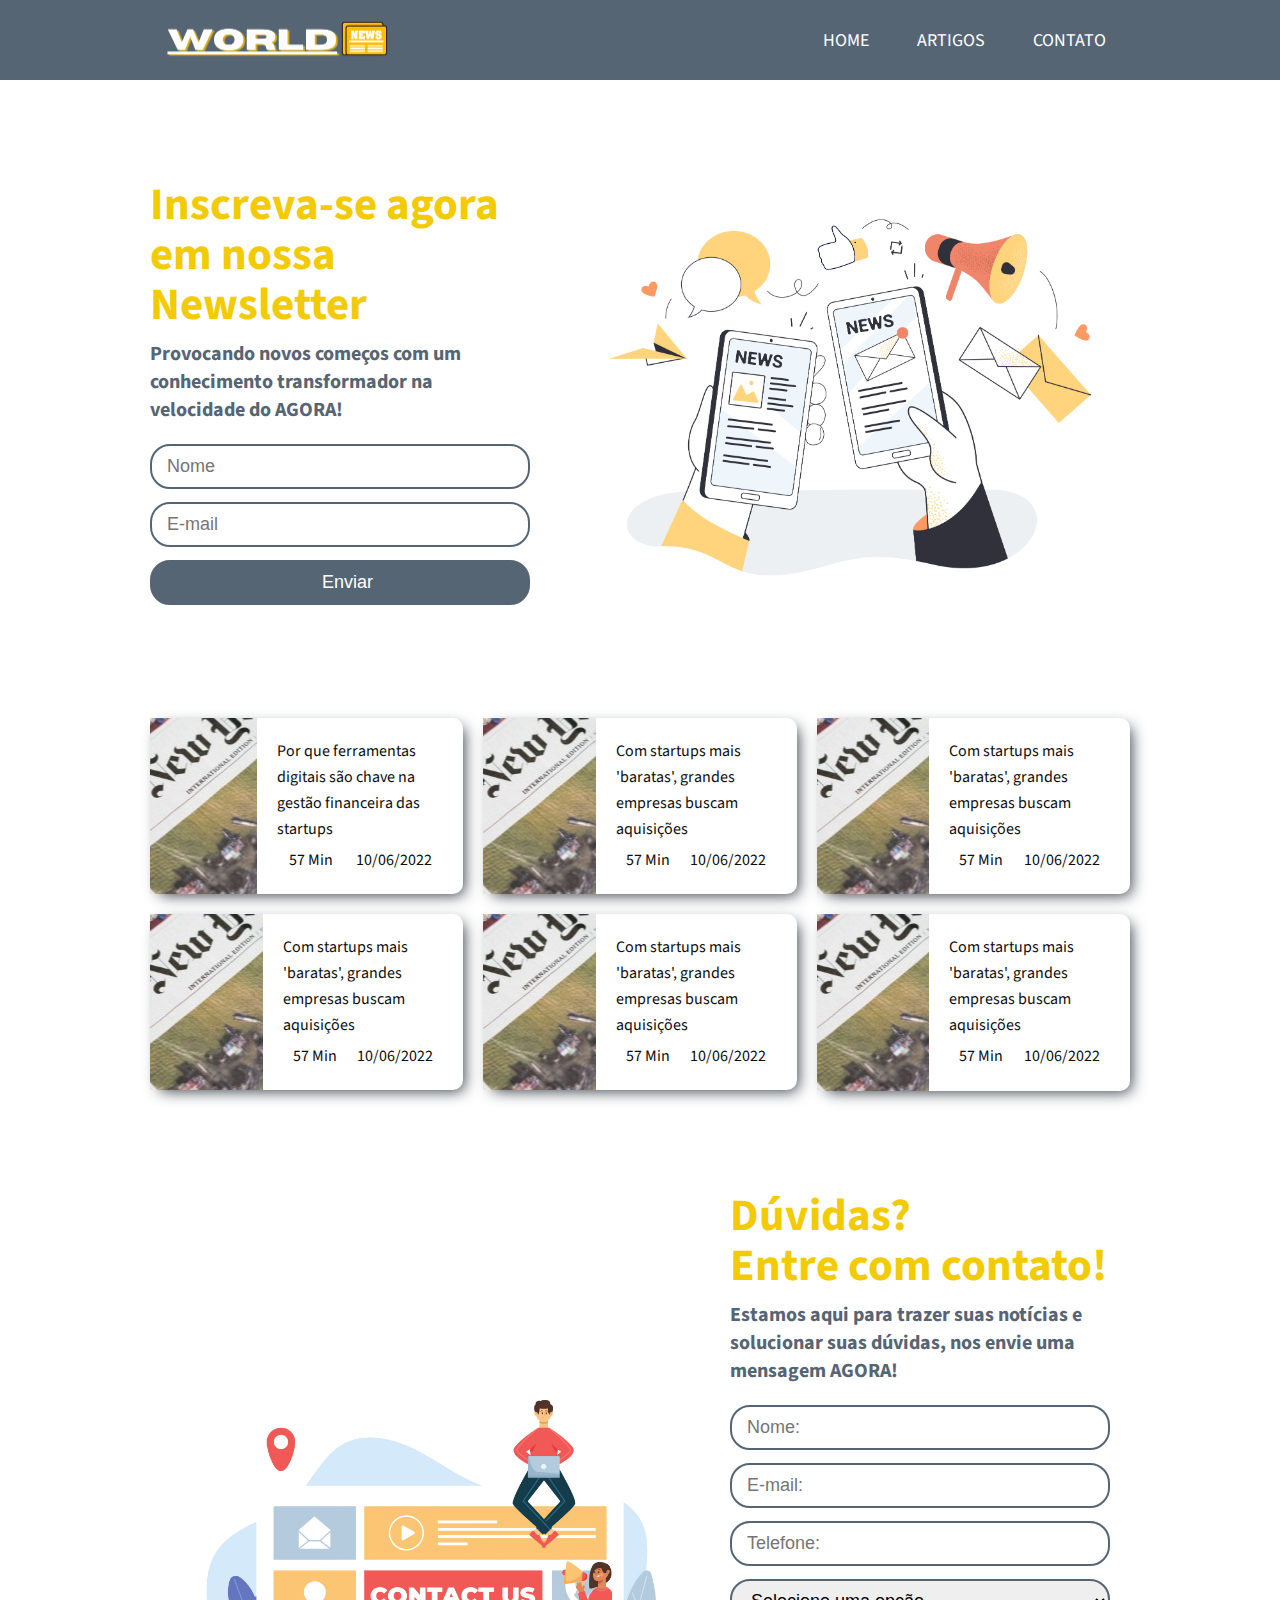
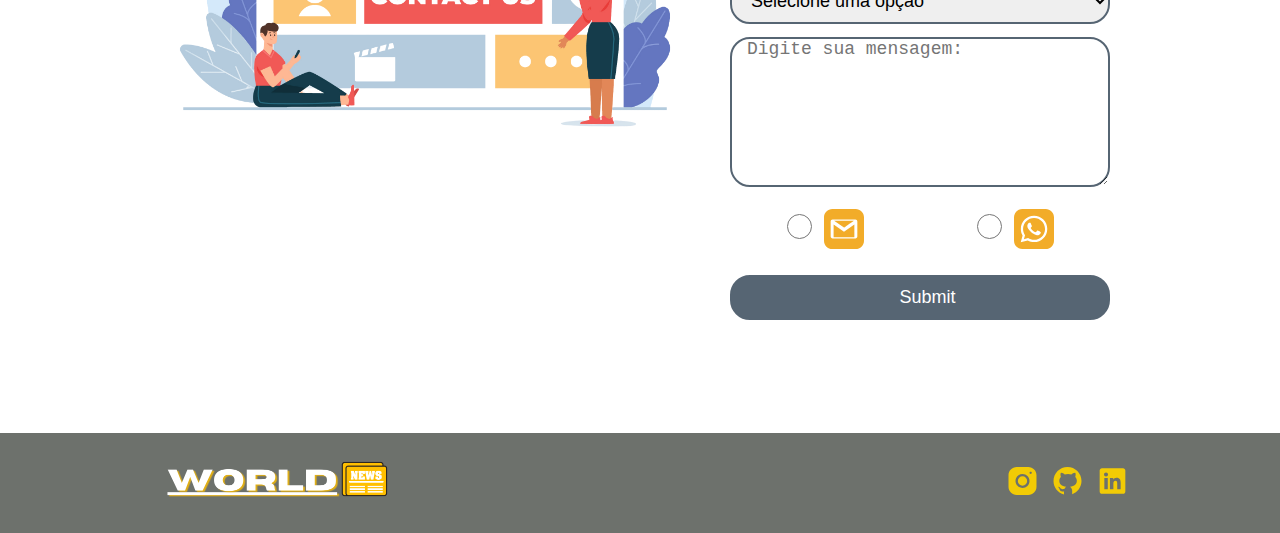
<file: index.html>
<!DOCTYPE html>
<html lang="pt-br">
  <head>
    <title>World News</title>

    <meta charset="UTF-8" />
    <meta http-equiv="X-UA-Compatible" content="IE=edge" />
    <meta name="viewport" content="width=device-width, initial-scale=1.0" />

    <link rel="icon" type="image/x-icon" href="./assets/favicon.png" />
    <link rel="stylesheet" href="./styles/style.css" />
    <link rel="stylesheet" href="./styles/footer.css" />
    <link rel="stylesheet" href="./styles/responsive.css" />
  </head>

  <body>
    <header>
      <div class="container">
        <img src="./assets/logo.png" alt="logo" />
        <div class="menu-section">
          <div class="container-menu">
            <input type="checkbox" id="checkbox-menu" />
            <label class="menu-button-container" for="checkbox-menu">
              <span></span>
              <span></span>
              <span></span>
            </label>
          <nav>
            <ul class="menu">
              <li>
                <a href="#home">Home</a>
              </li>
              <li>
                <a href="#articles">Artigos</a>
              </li>
              <li>
                <a href="#contact">Contato</a>
              </li>
            </ul>
          </nav>
        </div>
      </div>
    </div>
    </header>

    <main id="home">
      <div class="container-main">
        <div>
          <h2><span>Inscreva-se agora</span></h2>
          <h2>em nossa Newsletter</h2>
          <h3>
            Provocando novos começos com um conhecimento transformador na
            velocidade do AGORA!
          </h3>
          <form>
            <input type="text" placeholder="Nome" />
            <input type="email" placeholder="E-mail" />
            <input type="submit" value="Enviar" />
          </form>
        </div>
        <img src="./assets/main-figure.jpg" alt="pessoas com celulares acompanhando a notícia de nossa newsletter" />
      </div>
    </main>
    
    <section id="articles" class="cards">
      
      <a href="./articles/article01.html">
        <div class="card">
        <figure class="image">
          <img src="./assets/news-times-new-roman.jpg" />
        </figure>

        <div class="content">
          <p class="title text--medium">
            Por que ferramentas digitais são chave na gestão financeira das startups
          </p>
          <div class="info">
            <p class="text--medium">57 Min</p>
            <p class="text--medium">10/06/2022</p>
          </div>
        </div>
      </div>
    </a>
    <a href="/articles/article02.html">
      <div class="card">
        <figure class="image">
          <img src="./assets/news-times-new-roman.jpg" />
        </figure>

        <div class="content">
          <p class="title text--medium">
            Com startups mais 'baratas', grandes empresas buscam aquisições
          </p>
          <div class="info">
            <p class="text--medium">57 Min</p>
            <p class="text--medium">10/06/2022</p>
          </div>
        </div>
      </div>
    </a>
    
    <a href="/articles/article03.html">
      <div class="card">
        <figure class="image">
          <img src="./assets/news-times-new-roman.jpg" />
        </figure>

        <div class="content">
          <p class="title text--medium">
            Com startups mais 'baratas', grandes empresas buscam aquisições
          </p>
          <div class="info">
            <p class="text--medium">57 Min</p>
            <p class="text--medium">10/06/2022</p>
          </div>
        </div>
      </div>
    </a>

    <a href="/articles/article04.html">
      <div class="card">
        <figure class="image">
          <img src="./assets/news-times-new-roman.jpg" />
        </figure>

        <div class="content">
          <p class="title text--medium">
            Com startups mais 'baratas', grandes empresas buscam aquisições
          </p>
          <div class="info">
            <p class="text--medium">57 Min</p>
            <p class="text--medium">10/06/2022</p>
          </div>
        </div>
      </div>
    </a>

    <a href="/articles/article05.html">
      <div class="card">
        <figure class="image">
          <img src="./assets/news-times-new-roman.jpg" />
        </figure>

        <div class="content">
          <p class="title text--medium">
            Com startups mais 'baratas', grandes empresas buscam aquisições
          </p>
          <div class="info">
            <p class="text--medium">57 Min</p>
            <p class="text--medium">10/06/2022</p>
          </div>
        </div>
      </div>
    </a>

    <a href="/articles/article06.html">
      <div class="card">
        <figure class="image">
          <img src="./assets/news-times-new-roman.jpg" />
        </figure>

        <div class="content">
          <p class="title text--medium">
            Com startups mais 'baratas', grandes empresas buscam aquisições
          </p>
          <div class="info">
            <p class="text--medium">57 Min</p>
            <p class="text--medium">10/06/2022</p>
          </div>
        </div>
      </div>
    </a>
    </section>

    <section id="contact">
      <div class="container-contact">
        <img src="./assets/contact.png" alt="" />
        <div>
          <h2><span>Dúvidas?</span></h2>
          <h2>Entre com contato!</h2>
          <h3>
          Estamos aqui para trazer suas notícias e solucionar suas dúvidas, nos envie uma mensagem AGORA!
          </h3>
          <form>
              <input type="text" placeholder="Nome:" required>
              <input type="email" placeholder="E-mail:" required>
              <input type="tel" placeholder="Telefone:" maxlength="11" required>

              <select id="opt" required>
                <option id=”nule” selected>Selecione uma opção</option>    
                <option id=”reclamation”>Reclamação</option>    
                <option id=”question”>Dúvida</option>    
                <option id=”review”>Avaliação</option>    
                <option id=”idea”>Sugestão</option>    
              </select>

              <textarea placeholder="Digite sua mensagem:"></textarea required>


                <ul class="options">
                  <li class="option">
                    <input name="option" type="radio" id="option-e">
                      <label for="option-e">
                        <svg width="40" height="40" viewBox="0 0 24 24" xmlns="http://www.w3.org/2000/svg" fill-rule="evenodd" clip-rule="evenodd"><path d="M19 24h-14c-2.761 0-5-2.239-5-5v-14c0-2.761 2.239-5 5-5h14c2.762 0 5 2.239 5 5v14c0 2.761-2.238 5-5 5zm-.141-6.333c.63 0 1.141-.512 1.141-1.142v-9.05c0-.63-.511-1.142-1.141-1.142h-13.718c-.63 0-1.141.512-1.141 1.142v9.05c0 .63.511 1.142 1.141 1.142h13.718zm-6.859-4.058l-6.228-4.321-.014 7.712h12.457v-7.712l-6.215 4.321zm5.913-6.609c-1.745 1.215-5.913 4.153-5.913 4.153l-5.947-4.153h11.86z"/></svg>
                      </label>
                    </li>

                  <li class="option contact-w">
                    <input name="option" type="radio" id="option-w">
                      <label for="option-w"><svg xmlns="http://www.w3.org/2000/svg" width="40" height="40" viewBox="0 0 24 24"><path d="M12.036 5.339c-3.635 0-6.591 2.956-6.593 6.589-.001 1.483.434 2.594 1.164 3.756l-.666 2.432 2.494-.654c1.117.663 2.184 1.061 3.595 1.061 3.632 0 6.591-2.956 6.592-6.59.003-3.641-2.942-6.593-6.586-6.594zm3.876 9.423c-.165.463-.957.885-1.337.942-.341.051-.773.072-1.248-.078-.288-.091-.657-.213-1.129-.417-1.987-.858-3.285-2.859-3.384-2.991-.099-.132-.809-1.074-.809-2.049 0-.975.512-1.454.693-1.653.182-.2.396-.25.528-.25l.38.007c.122.006.285-.046.446.34.165.397.561 1.372.611 1.471.049.099.083.215.016.347-.066.132-.099.215-.198.33l-.297.347c-.099.099-.202.206-.087.404.116.198.513.847 1.102 1.372.757.675 1.395.884 1.593.983.198.099.314.083.429-.05.116-.132.495-.578.627-.777s.264-.165.446-.099 1.156.545 1.354.645c.198.099.33.149.38.231.049.085.049.482-.116.945zm3.088-14.762h-14c-2.761 0-5 2.239-5 5v14c0 2.761 2.239 5 5 5h14c2.762 0 5-2.239 5-5v-14c0-2.761-2.238-5-5-5zm-6.967 19.862c-1.327 0-2.634-.333-3.792-.965l-4.203 1.103 1.125-4.108c-.694-1.202-1.059-2.566-1.058-3.964.002-4.372 3.558-7.928 7.928-7.928 2.121.001 4.112.827 5.609 2.325s2.321 3.491 2.32 5.609c-.002 4.372-3.559 7.928-7.929 7.928z"/></svg></label>
                  </li>
                </ul>
              <input type="submit" placeholder="Enviar">
          </form>
        </div>
      </div>
    </section>

    <footer>
      <div class="container">
      <figure>
        <img src="./assets/logo.png" alt="logo da newsletter worldnews"> 
      </figure>

      <div>
        <ul class="social-links">

          <a href="https://www.instagram.com/fab1obarbosa"><li><svg fill="#000000" xmlns="http://www.w3.org/2000/svg"  viewBox="0 0 30 30" width="48" height="48">    <path d="M 9.9980469 3 C 6.1390469 3 3 6.1419531 3 10.001953 L 3 20.001953 C 3 23.860953 6.1419531 27 10.001953 27 L 20.001953 27 C 23.860953 27 27 23.858047 27 19.998047 L 27 9.9980469 C 27 6.1390469 23.858047 3 19.998047 3 L 9.9980469 3 z M 22 7 C 22.552 7 23 7.448 23 8 C 23 8.552 22.552 9 22 9 C 21.448 9 21 8.552 21 8 C 21 7.448 21.448 7 22 7 z M 15 9 C 18.309 9 21 11.691 21 15 C 21 18.309 18.309 21 15 21 C 11.691 21 9 18.309 9 15 C 9 11.691 11.691 9 15 9 z M 15 11 A 4 4 0 0 0 11 15 A 4 4 0 0 0 15 19 A 4 4 0 0 0 19 15 A 4 4 0 0 0 15 11 z"/></svg></li></a>

          <a href="https://www.github.com/fab1obarbosa"><li><svg fill="#000000" xmlns="http://www.w3.org/2000/svg"  viewBox="0 0 30 30" width="48" height="48">    <path d="M15,3C8.373,3,3,8.373,3,15c0,5.623,3.872,10.328,9.092,11.63C12.036,26.468,12,26.28,12,26.047v-2.051 c-0.487,0-1.303,0-1.508,0c-0.821,0-1.551-0.353-1.905-1.009c-0.393-0.729-0.461-1.844-1.435-2.526 c-0.289-0.227-0.069-0.486,0.264-0.451c0.615,0.174,1.125,0.596,1.605,1.222c0.478,0.627,0.703,0.769,1.596,0.769 c0.433,0,1.081-0.025,1.691-0.121c0.328-0.833,0.895-1.6,1.588-1.962c-3.996-0.411-5.903-2.399-5.903-5.098 c0-1.162,0.495-2.286,1.336-3.233C9.053,10.647,8.706,8.73,9.435,8c1.798,0,2.885,1.166,3.146,1.481C13.477,9.174,14.461,9,15.495,9 c1.036,0,2.024,0.174,2.922,0.483C18.675,9.17,19.763,8,21.565,8c0.732,0.731,0.381,2.656,0.102,3.594 c0.836,0.945,1.328,2.066,1.328,3.226c0,2.697-1.904,4.684-5.894,5.097C18.199,20.49,19,22.1,19,23.313v2.734 c0,0.104-0.023,0.179-0.035,0.268C23.641,24.676,27,20.236,27,15C27,8.373,21.627,3,15,3z"/></svg></li></a>
          
          <a href="https://www.linkedin.com/in/fab1obarbosa"><li><svg fill="#000000" xmlns="http://www.w3.org/2000/svg"  viewBox="0 0 30 30" width="48" height="48">    <path d="M24,4H6C4.895,4,4,4.895,4,6v18c0,1.105,0.895,2,2,2h18c1.105,0,2-0.895,2-2V6C26,4.895,25.105,4,24,4z M10.954,22h-2.95 v-9.492h2.95V22z M9.449,11.151c-0.951,0-1.72-0.771-1.72-1.72c0-0.949,0.77-1.719,1.72-1.719c0.948,0,1.719,0.771,1.719,1.719 C11.168,10.38,10.397,11.151,9.449,11.151z M22.004,22h-2.948v-4.616c0-1.101-0.02-2.517-1.533-2.517 c-1.535,0-1.771,1.199-1.771,2.437V22h-2.948v-9.492h2.83v1.297h0.04c0.394-0.746,1.356-1.533,2.791-1.533 c2.987,0,3.539,1.966,3.539,4.522V22z"/></svg></li></a>
        </ul>
      </div>
    </div>
    </footer>
  </body>
</html>
</file>
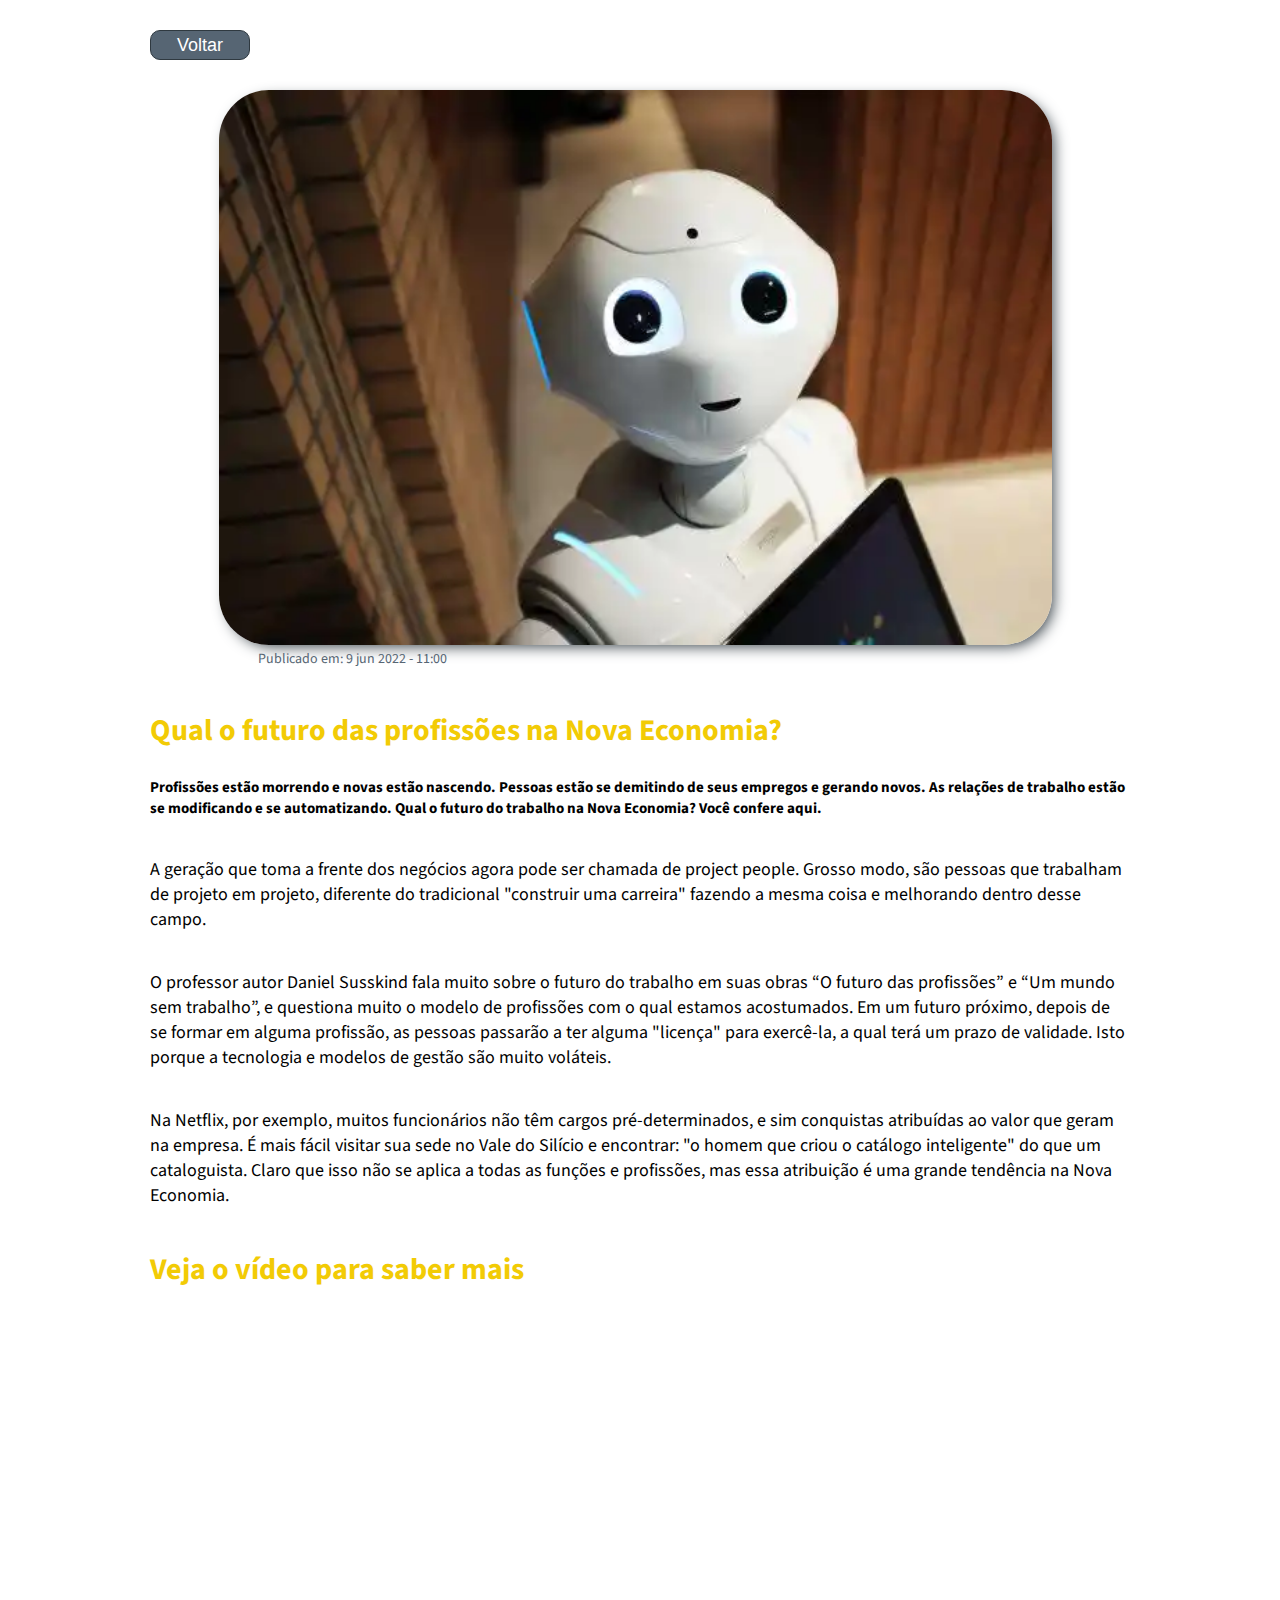
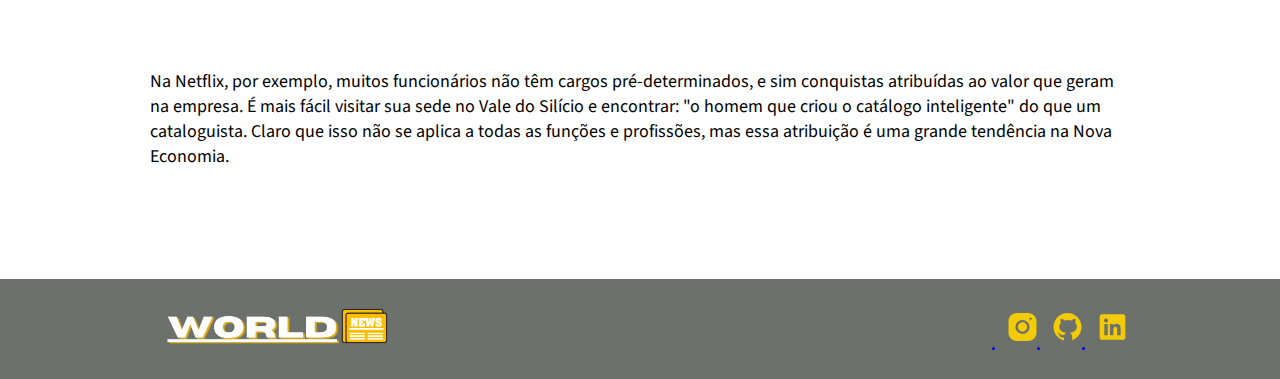
<file: articles/article01.html>
<!DOCTYPE html>
<html lang="pt-br">

<head>
    <meta charset="UTF-8" />
    <meta name="viewport" content="width=device-width, initial-scale=1.0" />
    <meta http-equiv="X-UA-Compatible" content="IE=edge" />
    <link rel="stylesheet" href="./bases/article.css" />
    <link rel="stylesheet" href="../styles/footer.css" />
    <link rel="icon" type="image/x-icon" href="/assets/favicon.png" />

    <title>Qual o futuro das profissões na Nova Economia?</title>
</head>

<body>
    <section>
        <div>
            <a href="../../index.html">
                <button>Voltar</button>
            </a>
        </div>
        <img src="../assets/robot-article.webp" alt="banner do artigo" />
        <p class="publication">Publicado em: 9 jun 2022 - 11:00</p>
        <h1>Qual o futuro das profissões na Nova Economia?</h1>
        <h4>Profissões estão morrendo e novas estão nascendo. Pessoas estão se demitindo de seus empregos e gerando
            novos. As relações de trabalho estão se modificando e se automatizando. Qual o futuro do trabalho na Nova
            Economia? Você confere aqui.</h4>
        <p>A geração que toma a frente dos negócios agora pode ser chamada de project people. Grosso modo, são pessoas
            que trabalham de projeto em projeto, diferente do tradicional "construir uma carreira" fazendo a mesma coisa
            e melhorando dentro desse campo.</p>
        <p>O professor autor Daniel Susskind fala muito sobre o futuro do trabalho em suas obras “O futuro das
            profissões” e “Um mundo sem trabalho”, e questiona muito o modelo de profissões com o qual estamos
            acostumados. Em um futuro próximo, depois de se formar em alguma profissão, as pessoas passarão a ter alguma
            "licença" para exercê-la, a qual terá um prazo de validade. Isto porque a tecnologia e modelos de gestão são
            muito voláteis.</p>
        <p>Na Netflix, por exemplo, muitos funcionários não têm cargos pré-determinados, e sim conquistas atribuídas ao
            valor que geram na empresa. É mais fácil visitar sua sede no Vale do Silício e encontrar: "o homem que criou
            o catálogo inteligente" do que um cataloguista. Claro que isso não se aplica a todas as funções e
            profissões, mas essa atribuição é uma grande tendência na Nova Economia.</p>
        <h2>Veja o vídeo para saber mais</h2>

        <div class="content-video">
            <iframe width="560" height="315" src="https://www.youtube.com/embed/3TuyVu5RicM"
                title="YouTube video player" frameborder="0"
                allow="accelerometer; autoplay; clipboard-write; encrypted-media; gyroscope; picture-in-picture"
                allowfullscreen></iframe>
        </div>

        <p>Na Netflix, por exemplo, muitos funcionários não têm cargos pré-determinados, e sim conquistas atribuídas ao
            valor que geram na empresa. É mais fácil visitar sua sede no Vale do Silício e encontrar: "o homem que criou
            o catálogo inteligente" do que um cataloguista. Claro que isso não se aplica a todas as funções e
            profissões, mas essa atribuição é uma grande tendência na Nova Economia.</p>
    </section>
    
    <footer>
        <div class="container">
        <figure>
          <img src="../assets/logo.png" alt="logo da newsletter worldnews"> 
        </figure>
  
        <div>
          <ul class="social-links">
  
            <a href="https://www.instagram.com/fab1obarbosa"><li><svg fill="#000000" xmlns="http://www.w3.org/2000/svg"  viewBox="0 0 30 30" width="48" height="48">    <path d="M 9.9980469 3 C 6.1390469 3 3 6.1419531 3 10.001953 L 3 20.001953 C 3 23.860953 6.1419531 27 10.001953 27 L 20.001953 27 C 23.860953 27 27 23.858047 27 19.998047 L 27 9.9980469 C 27 6.1390469 23.858047 3 19.998047 3 L 9.9980469 3 z M 22 7 C 22.552 7 23 7.448 23 8 C 23 8.552 22.552 9 22 9 C 21.448 9 21 8.552 21 8 C 21 7.448 21.448 7 22 7 z M 15 9 C 18.309 9 21 11.691 21 15 C 21 18.309 18.309 21 15 21 C 11.691 21 9 18.309 9 15 C 9 11.691 11.691 9 15 9 z M 15 11 A 4 4 0 0 0 11 15 A 4 4 0 0 0 15 19 A 4 4 0 0 0 19 15 A 4 4 0 0 0 15 11 z"/></svg></li></a>
  
            <a href="https://www.github.com/fab1obarbosa"><li><svg fill="#000000" xmlns="http://www.w3.org/2000/svg"  viewBox="0 0 30 30" width="48" height="48">    <path d="M15,3C8.373,3,3,8.373,3,15c0,5.623,3.872,10.328,9.092,11.63C12.036,26.468,12,26.28,12,26.047v-2.051 c-0.487,0-1.303,0-1.508,0c-0.821,0-1.551-0.353-1.905-1.009c-0.393-0.729-0.461-1.844-1.435-2.526 c-0.289-0.227-0.069-0.486,0.264-0.451c0.615,0.174,1.125,0.596,1.605,1.222c0.478,0.627,0.703,0.769,1.596,0.769 c0.433,0,1.081-0.025,1.691-0.121c0.328-0.833,0.895-1.6,1.588-1.962c-3.996-0.411-5.903-2.399-5.903-5.098 c0-1.162,0.495-2.286,1.336-3.233C9.053,10.647,8.706,8.73,9.435,8c1.798,0,2.885,1.166,3.146,1.481C13.477,9.174,14.461,9,15.495,9 c1.036,0,2.024,0.174,2.922,0.483C18.675,9.17,19.763,8,21.565,8c0.732,0.731,0.381,2.656,0.102,3.594 c0.836,0.945,1.328,2.066,1.328,3.226c0,2.697-1.904,4.684-5.894,5.097C18.199,20.49,19,22.1,19,23.313v2.734 c0,0.104-0.023,0.179-0.035,0.268C23.641,24.676,27,20.236,27,15C27,8.373,21.627,3,15,3z"/></svg></li></a>
            
            <a href="https://www.linkedin.com/in/fab1obarbosa"><li><svg fill="#000000" xmlns="http://www.w3.org/2000/svg"  viewBox="0 0 30 30" width="48" height="48">    <path d="M24,4H6C4.895,4,4,4.895,4,6v18c0,1.105,0.895,2,2,2h18c1.105,0,2-0.895,2-2V6C26,4.895,25.105,4,24,4z M10.954,22h-2.95 v-9.492h2.95V22z M9.449,11.151c-0.951,0-1.72-0.771-1.72-1.72c0-0.949,0.77-1.719,1.72-1.719c0.948,0,1.719,0.771,1.719,1.719 C11.168,10.38,10.397,11.151,9.449,11.151z M22.004,22h-2.948v-4.616c0-1.101-0.02-2.517-1.533-2.517 c-1.535,0-1.771,1.199-1.771,2.437V22h-2.948v-9.492h2.83v1.297h0.04c0.394-0.746,1.356-1.533,2.791-1.533 c2.987,0,3.539,1.966,3.539,4.522V22z"/></svg></li></a>
          </ul>
        </div>
      </div>
      </footer>
</body>

</html>
</file>
<file: styles/style.css>
@import url('https://fonts.googleapis.com/css2?family=Source+Sans+Pro:ital,wght@0,300;0,400;0,700;1,400&display=swap');

:root {
  font-size: 10px;
  font-family: 'Source Sans Pro', 'Times New Roman';

  /*Color Variables*/
  --primary-color: #566573;
  --secondary-color: #f2cb05;
  --dark-secondary-color: #f2ac29;
  --text-color: #0d0d0d;
  --background-color: #c8c7be;
  --hover-color: #2f3940;
  --footer-color: #6d716c;
}

/*=====GERAL=====*/

* {
  box-sizing: border-box;
  text-decoration: none;
  list-style: none;
  margin: 0;
  padding: 0;
}

html,
body {
  height: 100vh;
  text-rendering: optimizeLegibility;
  -webkit-font-smoothing: antialiased;
  scroll-behavior: smooth;
}

/*=====FORMS=====*/

form {
  margin-top: 2rem;
}

form input,
form select,
form textarea {
  width: 38rem;
  padding-left: 1.5rem;
  font-size: 1.8rem;
  height: 4.5rem;
  margin-bottom: 1.3rem;
  border-radius: 2rem;
  border: 2px solid var(--primary-color);
}

form textarea {
  width: 38rem;
  height: 15rem;
}

form input[type='radio'] {
  width: 2.5rem;
  margin-right: 1rem;
}

form .options {
  display: flex;
  width: 38rem;
  align-items: center;
  justify-content: space-around;
  margin-bottom: 1.3rem;
}

form .option svg path {
  fill: var(--dark-secondary-color);
}

form [type='submit'] {
  background-color: var(--primary-color);
  color: white;
}
form [type='submit']:hover {
  cursor: pointer;
  background-color: var(--hover-color);
  transition: 200ms;
}

/* =====HEADER===== */

header {
  background-color: var(--primary-color);
}

header .container {
  display: flex;
  align-items: center;
  justify-content: space-between;
  max-width: 98rem;
  height: 8rem;
  margin: auto;
}

header nav ul {
  display: flex;
}

header nav ul li a {
  text-decoration: none;
  color: white;
  text-transform: uppercase;
  font-size: 1.8rem;
  padding: 2.4rem;
  transition: all 250ms linear 0s;
}

header nav ul li a:hover {
  background: rgba(242, 203, 5, 0.3);
}

header .container img {
  width: 25rem;
}

#checkbox-menu{
  display:none
}

/* =====MAIN===== */

main {
  margin-bottom: 10rem;
}

main .container-main {
  display: flex;
  align-items: center;
  justify-content: space-between;
  max-width: 98rem;
  margin: 100px auto 0px auto;
  gap: 2rem;
}

h2 {
  color: var(--secondary-color);
  font-size: 4.5rem;
  line-height: 5rem;
  font-weight: bold;
}

h3 {
  color: var(--primary-color);
  font-size: 2rem;
  line-height: 2.8rem;
  margin: 1rem 0;
}

main .container-main img {
  width: 60rem;
}

/* CARDS */

.cards {
  width: 90%;
  max-width: 98rem;
  margin: auto;
  display: grid;
  grid-template-columns: repeat(auto-fit, minmax(250px, 1fr));
  grid-gap: 2rem;
}

.info {
  display: flex;
  align-items: center;
  justify-content: space-around;
  margin-top: 0.5rem;
}

.text--medium {
  font-size: 1.6rem;
  line-height: 2.6rem;
  font-weight: 400;
  color: var(--text-color);
}

.card {
  display: flex;
  border-radius: 1rem;
  cursor: pointer;
  box-shadow: 5px 5px 15px -4px var(--hover-color);
  transition: all 0.3s ease 0s;
}

.card:hover {
  transform: translateY(-7px);
}

.image {
  width: 100%;
  padding-top: 56.25%;
  overflow: hidden;
  position: relative;
}

.image img {
  position: absolute;
  border-radius: 1rem;
  top: 50%;
  left: 50%;
  transform: translate(-50%, -50%);
}

.content {
  margin: 2rem;
}

.title {
  margin-bottom: 0px;
}


/*=====CONTACT=====*/

#contact {
  margin-bottom: 10rem;
}

#contact .container-contact {
  display: flex;
  align-items: center;
  justify-content: space-between;
  max-width: 98rem;
  margin: 10rem auto 0px auto;
  gap: 3rem;
}

#contact .container-contact img {
  width: 55rem;
}
</file>
<file: styles/footer.css>
:root {
  font-size: 10px;
  font-family: 'Source Sans Pro', 'Times New Roman';

  /*Color Variables*/
  --primary-color: #566573;
  --secondary-color: #f2cb05;
  --dark-secondary-color: #f2ac29;
  --text-color: #0d0d0d;
  --background-color: #c8c7be;
  --hover-color: #2f3940;
  --footer-color: #6d716c;
}

footer {
  background-color: var(--footer-color);
}

footer .container {
  display: flex;
  align-items: center;
  justify-content: space-between;
  max-width: 98rem;
  height: 10rem;
  margin: auto;
}

footer figure img {
  width: 25rem;
}

footer .social-links {
  display: flex;
  align-items: center;
  gap: 1rem;
}

footer .social-links svg {
  width: 3.5rem;
}

footer .social-links svg path {
  fill: var(--secondary-color);
}

footer .social-links svg path:hover {
  fill: var(--hover-color);
  cursor: pointer;
  transition: 300ms;
}
</file>
<file: styles/responsive.css>
:root {
  font-size: 10px;
  font-family: 'Source Sans Pro', 'Times New Roman';

  /*Color Variables*/
  --primary-color: #566573;
  --secondary-color: #f2cb05;
  --dark-secondary-color: #f2ac29;
  --text-color: #0d0d0d;
  --background-color: #c8c7be;
  --hover-color: #2f3940;
  --footer-color: #6d716c;
}

/*=====MEDIA QUERIES=====*/

@media (max-width: 1000px) {
  /*=====GERAL=====*/

  main .container-main div,
  #contact .container-contact div {
    margin: auto;
  }

  main .container-main img,
  #contact .container-contact img {
    display: none;
  }

  h2 {
    margin-left: 50px;
  }

  div h3 {
    margin-left: 50px;
  }

  form {
    display: flex;
    align-items: center;
    width: 100%;
    padding-top: 30px;
    text-align: center;
    flex-direction: column;
  }

  input {
    margin: 12px;
  }

  .container {
    padding: 0px 20px;
  }
}

@media (max-width: 630px) {
  /*=====GERAL=====*/

  main .container-menu img,
  #contact .container-contact img {
    display: none;
  }

  /*=====MENU EXPANDED=====*/

  .menu-button-container {
    display: flex;
  }

  .menu {
    position: absolute;
    margin-top: 30px;
    flex-direction: column;
    width: 100vw;
    justify-content: center;
    align-items: center;
    left: 100%;
    transform: translateX(100vw);
    transition: 0.5s ease transform;
  }

  .menu > li {
    display: flex;
    justify-content: center;
    margin: 0;
    padding: 0px;
    width: 100%;
    color: var(--secondary-color);
    background-color: var(--primary-color);
    border-radius: 5px;
  }

  .menu > li:not(:last-child) {
    border-bottom: 1px solid white;
  }

  .menu li a {
    flex: 1;
    text-align: center;
  }

  /*=====ICON ANIMATION=====*/

  label {
    cursor: pointer;
    position: relative;
    display: block;
    height: 22px;
    width: 30px;
  }

  label span {
    position: absolute;
    display: block;
    height: 5px;
    width: 100%;
    background: white;
    border-radius: 30px;
    transition: 0.25s ease-in-out;
  }

  label span:nth-child(1) {
    top: 0;
  }

  label span:nth-child(2) {
    top: 8px;
  }

  label span:nth-child(3) {
    top: 16px;
  }

  #checkbox-menu:checked + label span:nth-child(1) {
    transform: rotate(-45deg);
    top: 8px;
  }

  #checkbox-menu:checked + label span:nth-child(2) {
    opacity: 0;
  }

  #checkbox-menu:checked + label span:nth-child(3) {
    transform: rotate(45deg);
    top: 8px;
  }

  nav.menu {
    width: 100%;
  }

  #checkbox-menu:checked ~ nav .menu {
    transform: translateX(-100vw);
    transition: 0.5s ease transform;
  }
}
</file>
<file: articles/bases/article.css>
@import url('https://fonts.googleapis.com/css2?family=Source+Sans+Pro:ital,wght@0,300;0,400;0,700;1,400&display=swap');

:root {
  font-size: 10px;
  font-family: 'Source Sans Pro', 'Times New Roman';

  /*Color Variables*/
  --primary-color: #566573;
  --secondary-color: #f2cb05;
  --dark-secondary-color: #f2ac29;
  --text-color: #0d0d0d;
  --background-color: #c8c7be;
  --hover-color: #2f3940;
  --footer-color: #6d716c;
}

/*=====GERAL=====*/

* {
  box-sizing: border-box;
  margin: 0;
  padding: 0;
  outline: 0;
}

html,
body {
  font-family: 'Source Sans Pro', 'Times New Roman';
  text-rendering: optimizeLegibility;
  -webkit-font-smoothing: antialiased;
}

section {
  max-width: 98rem;
  margin: auto;
  transform: translateY(-10px);
}
button {
  width: 10rem;
  height: 3rem;
  margin: 4rem 0 3rem 0px;
  border-radius: 1rem;
  color: white;
  font-size: 1.8rem;
  background-color: var(--primary-color);
  border: 1px solid var(--hover-color);
  cursor: pointer;
}
button:hover {
  background-color: var(--hover-color);
  transform: translateY(-2px);
}

section img {
  width: 85%;
  margin: 0 7%;
  border-radius: 5rem;
  box-shadow: 5px 5px 15px -4px var(--hover-color);
  transition: all 0.6s ease 0s;
  object-fit: contain;
}
img:hover {
  transform: translateY(-7px);
}
.publication {
  font-size: 1.4rem;
  margin: 0 0 0 11%;
  color: var(--primary-color);
}

h1 {
  margin: 4rem 0 2.5rem 0;
  font-size: 3rem;
  color: var(--secondary-color);
}
h4 {
  margin: 1.5rem 0 1.5rem 0;
  font-size: 1.5rem;
}
p {
  margin-top: 3.8rem;
  font-size: 1.8rem;
}
p:last-child {
  padding-bottom: 10rem;
}
h2 {
  margin: 4rem 0 2.5rem 0;
  font-size: 30px;
  color: var(--secondary-color);
}

.content-video {
  display: flex;
  justify-content: center;
}

@media (max-width: 1000px) {
  section {
    padding-inline: 2rem;
  }
  h1 {
    font-size: 2.5rem;
  }
  h2 {
    font-size: 2.5rem;
  }
  p {
    font-size: 1.6rem;
  }
  secion img {
    min-height: 30rem;
    object-fit: cover;
  }

  footer {
    padding-inline: 2rem;
  }
}
</file>
